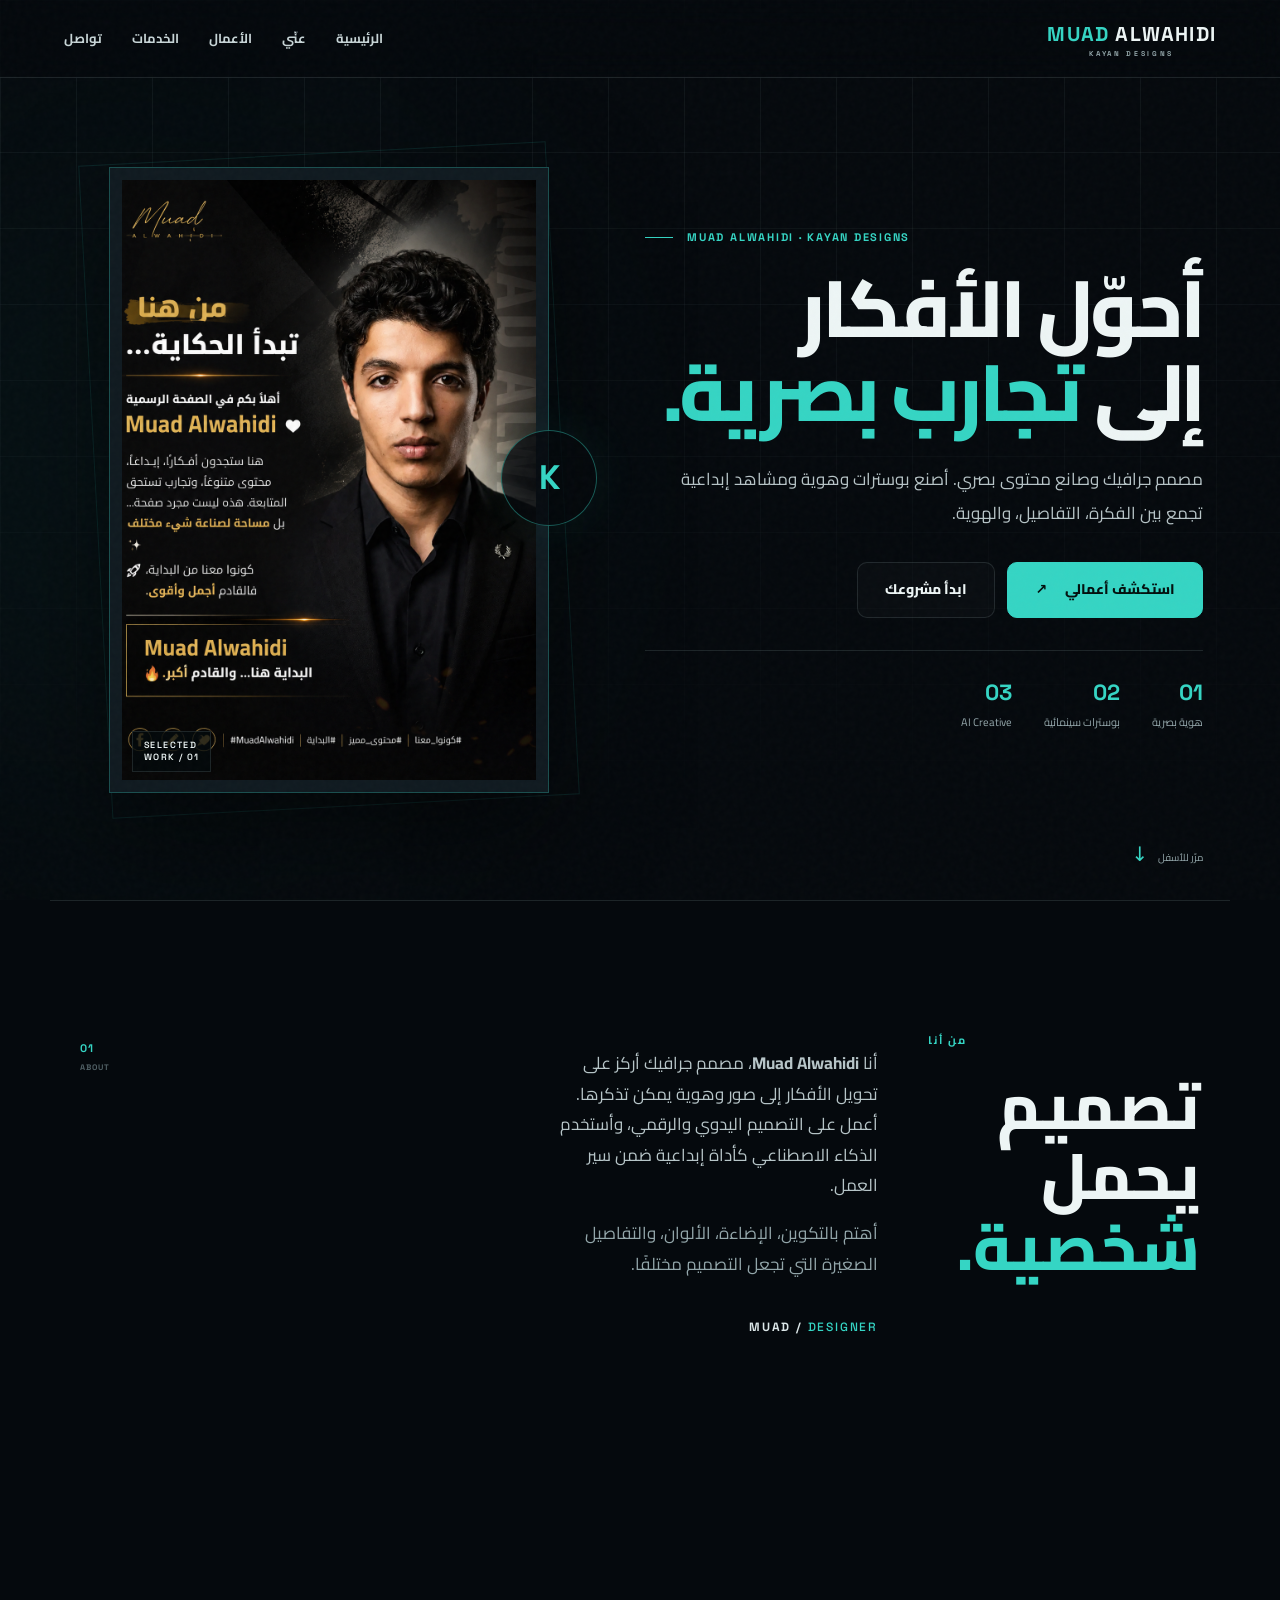
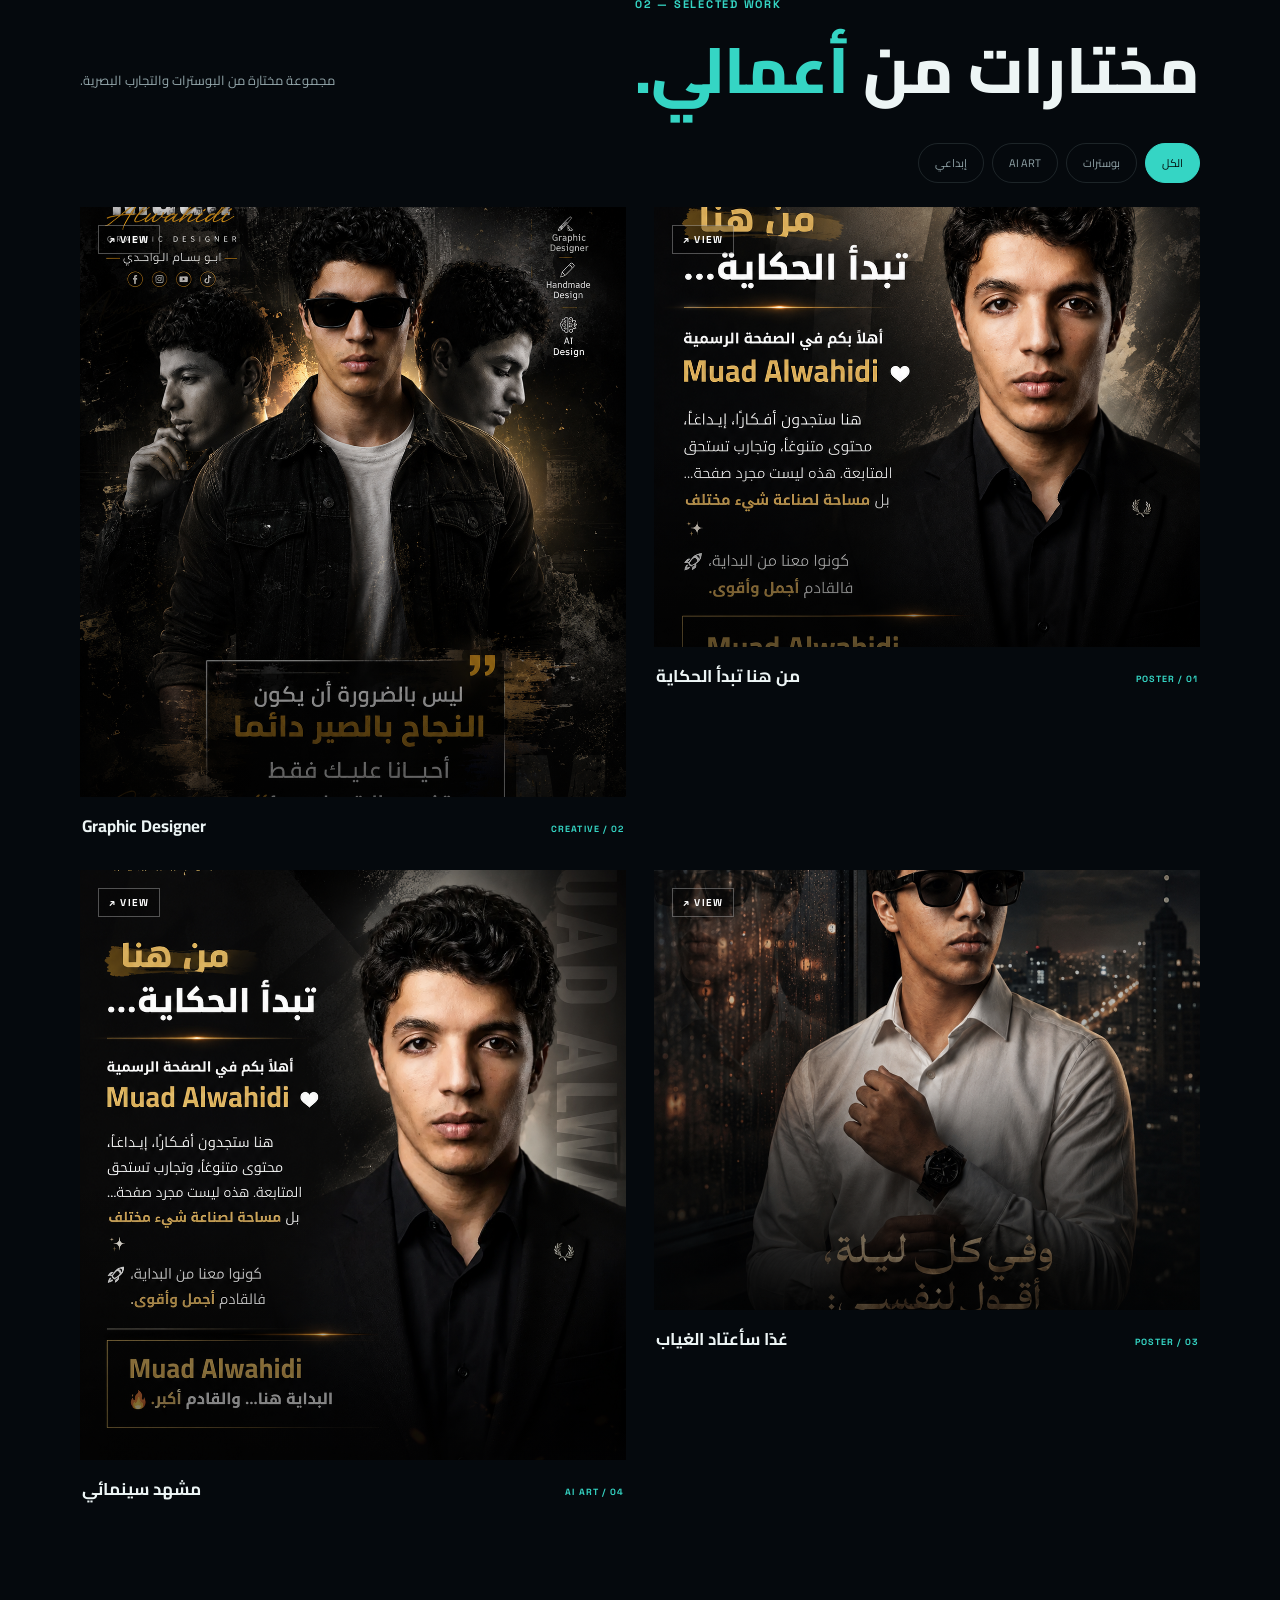
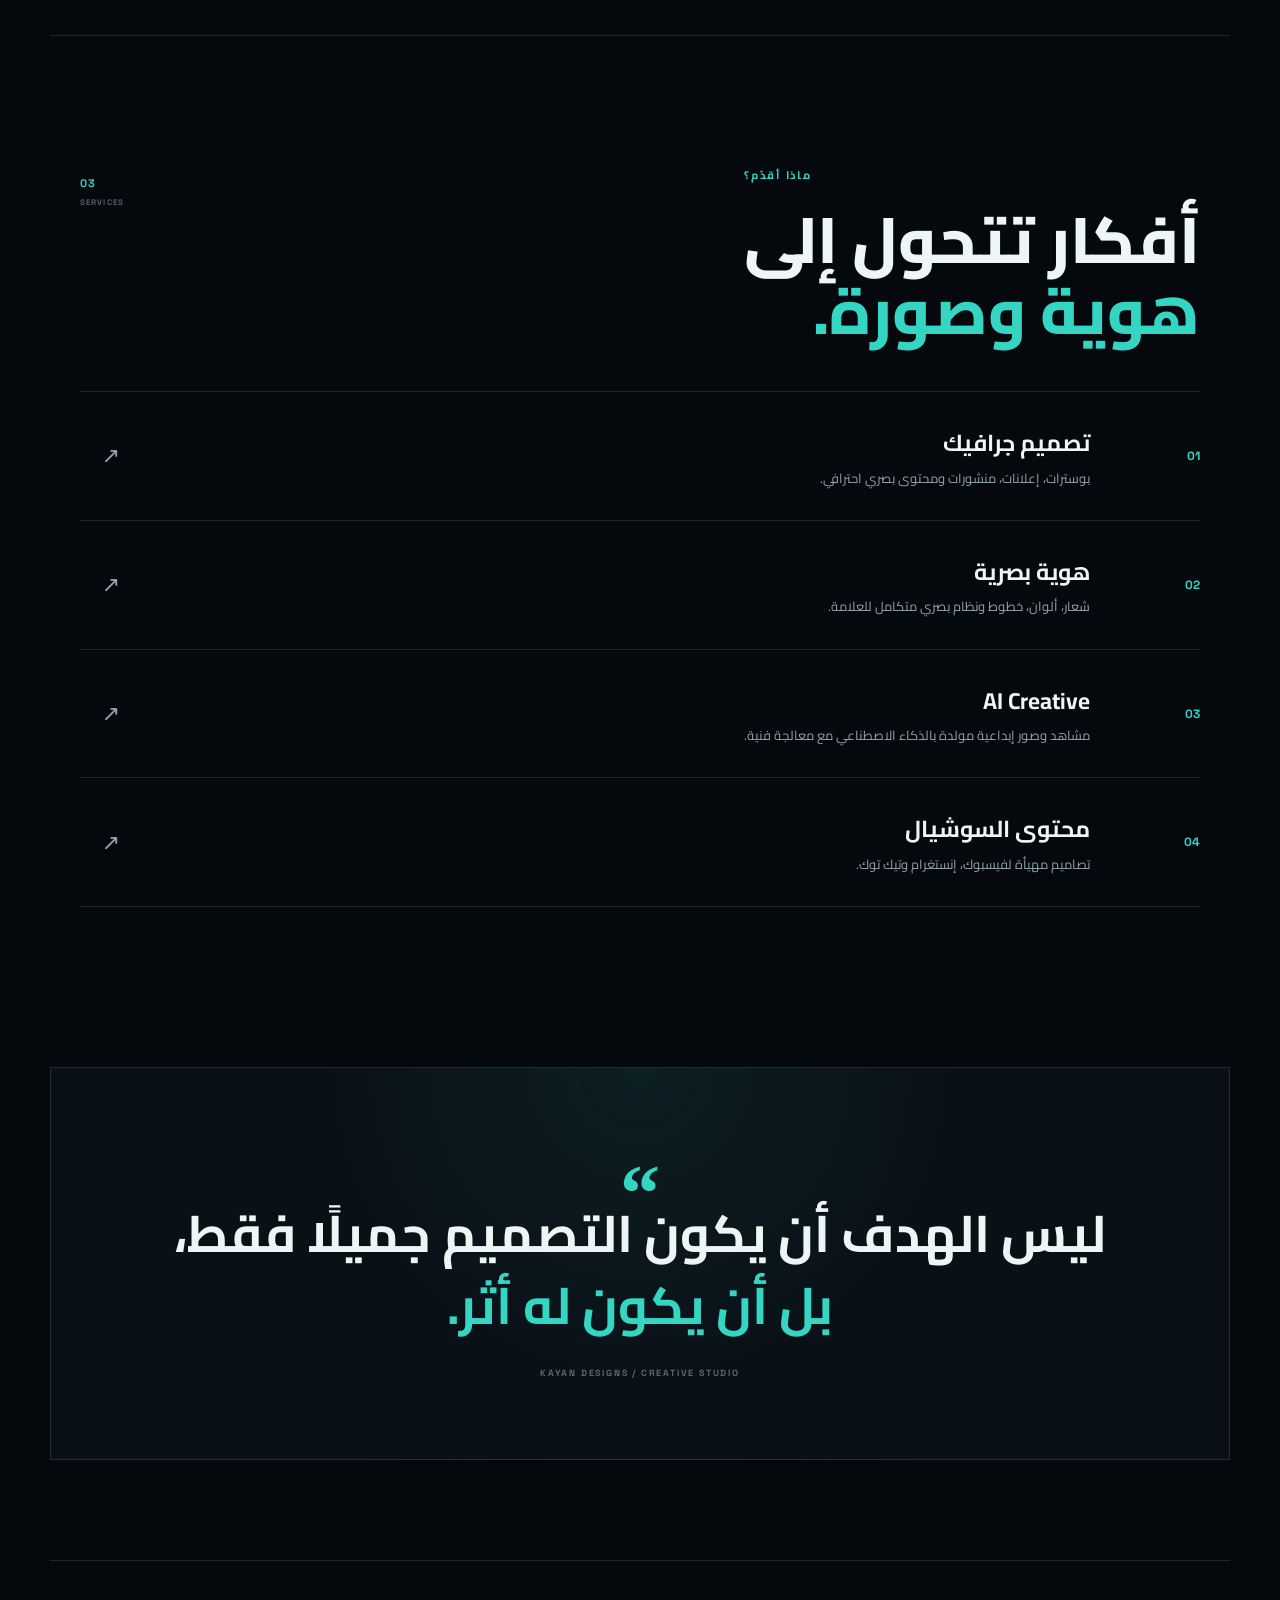
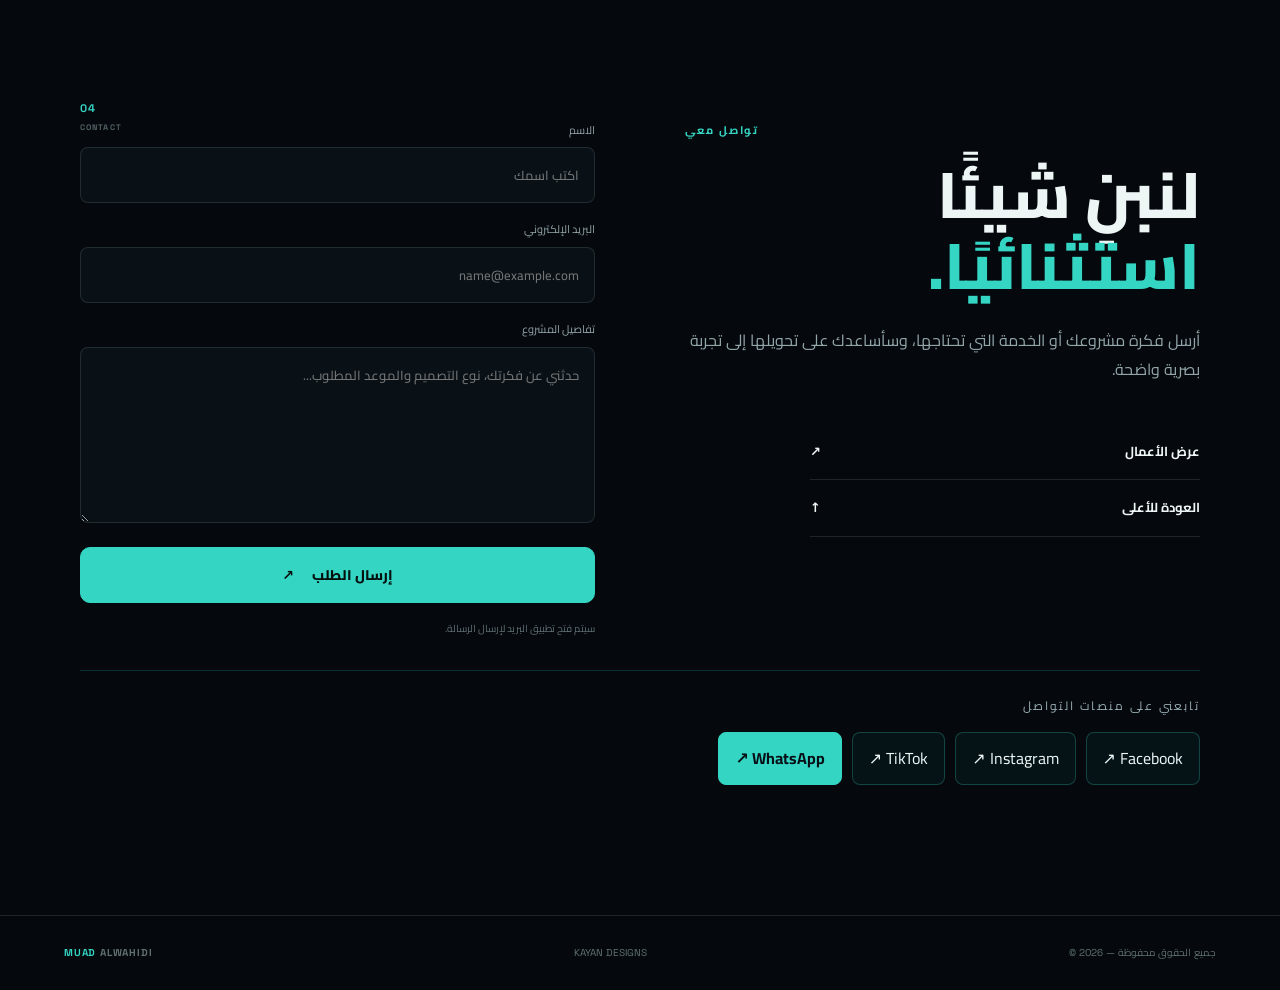
<file: index.html>
<!doctype html>
<html lang="ar" dir="rtl">
<head>
  <meta charset="utf-8">
  <meta name="viewport" content="width=device-width, initial-scale=1">
  <meta name="theme-color" content="#071016">
  <meta name="description" content="Muad Alwahidi — KAYAN DESIGNS. مصمم جرافيك وصانع محتوى بصري، متخصص في البوسترات والهوية والتصميم الإبداعي بالذكاء الاصطناعي.">
  <meta property="og:title" content="Muad Alwahidi — KAYAN DESIGNS">
  <meta property="og:description" content="مصمم جرافيك وصانع محتوى بصري — أعمال، خدمات وتواصل.">
  <title>Muad Alwahidi — KAYAN DESIGNS</title>
  <link rel="preconnect" href="https://fonts.googleapis.com">
  <link rel="preconnect" href="https://fonts.gstatic.com" crossorigin>
  <link href="https://fonts.googleapis.com/css2?family=Cairo:wght@400;500;600;700;800;900&family=Space+Grotesk:wght@400;500;600;700&display=swap" rel="stylesheet">
  <link rel="stylesheet" href="style.css">
</head>
<body>
  <div class="noise"></div>
  <header class="nav" id="top">
    <a class="brand" href="#home" aria-label="Muad Alwahidi home"><span>MUAD</span> ALWAHIDI<small>KAYAN DESIGNS</small></a>
    <button class="menu" aria-label="فتح القائمة" aria-expanded="false">☰</button>
    <nav id="navLinks">
      <a href="#home">الرئيسية</a><a href="#about">عنّي</a><a href="#work">الأعمال</a><a href="#services">الخدمات</a><a href="#contact">تواصل</a>
    </nav>
  </header>

  <main>
    <section id="home" class="hero">
      <div class="hero-grid"></div><div class="hero-glow"></div>
      <div class="hero-copy reveal">
        <p class="eyebrow"><i></i> MUAD ALWAHIDI · KAYAN DESIGNS</p>
        <h1>أحوّل الأفكار<br>إلى <em>تجارب بصرية.</em></h1>
        <p class="lead">مصمم جرافيك وصانع محتوى بصري. أصنع بوسترات وهوية ومشاهد إبداعية تجمع بين الفكرة، التفاصيل، والهوية.</p>
        <div class="actions"><a class="btn primary" href="#work">استكشف أعمالي <b>↗</b></a><a class="btn ghost" href="#contact">ابدأ مشروعك</a></div>
        <div class="stats"><div><strong>01</strong><span>هوية بصرية</span></div><div><strong>02</strong><span>بوسترات سينمائية</span></div><div><strong>03</strong><span>AI Creative</span></div></div>
      </div>
      <div class="hero-art reveal"><div class="art-frame"><img src="hero-poster.png" alt="عمل فني من KAYAN DESIGNS"><span class="art-label">SELECTED<br>WORK / 01</span></div><div class="orbit">K</div></div>
      <a class="scroll" href="#about">مرّر للأسفل <span>↓</span></a>
    </section>

    <section id="about" class="section about">
      <div class="section-index reveal">01 <span>ABOUT</span></div>
      <div class="about-intro reveal"><p class="eyebrow">من أنا</p><h2>تصميم يحمل<br><em>شخصية.</em></h2></div>
      <div class="about-text reveal"><p>أنا <b>Muad Alwahidi</b>، مصمم جرافيك أركز على تحويل الأفكار إلى صور وهوية يمكن تذكرها. أعمل على التصميم اليدوي والرقمي، وأستخدم الذكاء الاصطناعي كأداة إبداعية ضمن سير العمل.</p><p class="muted">أهتم بالتكوين، الإضاءة، الألوان، والتفاصيل الصغيرة التي تجعل التصميم مختلفًا.</p><div class="signature">MUAD / <span>DESIGNER</span></div></div>
    </section>

    <section id="work" class="section work">
      <div class="section-top reveal"><div><p class="eyebrow">02 — SELECTED WORK</p><h2>مختارات من <em>أعمالي.</em></h2></div><p class="section-note">مجموعة مختارة من البوسترات والتجارب البصرية.</p></div>
      <div class="filters reveal"><button class="filter active" data-filter="all">الكل</button><button class="filter" data-filter="poster">بوسترات</button><button class="filter" data-filter="ai">AI ART</button><button class="filter" data-filter="creative">إبداعي</button></div>
      <div class="gallery" id="gallery">
        <article class="work-card reveal" data-category="poster" data-title="بوستر ترحيبي فاخر"><button class="work-image" data-full="welcome-poster.png" aria-label="فتح العمل"><img src="welcome-poster.png" alt="بوستر ترحيبي فاخر لمعاذ الوحيدي" loading="lazy"><span>VIEW ↗</span></button><div class="work-meta"><small>POSTER / 01</small><h3>من هنا تبدأ الحكاية</h3></div></article>
        <article class="work-card tall reveal" data-category="creative" data-title="هوية المصمم"><button class="work-image" data-full="designer-poster.png" aria-label="فتح العمل"><img src="designer-poster.png" alt="ملصق مصمم جرافيك" loading="lazy"><span>VIEW ↗</span></button><div class="work-meta"><small>CREATIVE / 02</small><h3>Graphic Designer</h3></div></article>
        <article class="work-card reveal" data-category="poster" data-title="ليلة الغياب"><button class="work-image" data-full="night-poster.png" aria-label="فتح العمل"><img src="night-poster.png" alt="بوستر ليلة الغياب" loading="lazy"><span>VIEW ↗</span></button><div class="work-meta"><small>POSTER / 03</small><h3>غدًا سأعتاد الغياب</h3></div></article>
        <article class="work-card tall reveal" data-category="ai" data-title="مشهد بصري"><button class="work-image" data-full="hero-poster.png" aria-label="فتح العمل"><img src="hero-poster.png" alt="عمل بصري سينمائي" loading="lazy"><span>VIEW ↗</span></button><div class="work-meta"><small>AI ART / 04</small><h3>مشهد سينمائي</h3></div></article>
      </div>
    </section>

    <section id="services" class="section services">
      <div class="section-index reveal">03 <span>SERVICES</span></div><div class="section-top reveal"><div><p class="eyebrow">ماذا أقدّم؟</p><h2>أفكار تتحول إلى<br><em>هوية وصورة.</em></h2></div></div>
      <div class="service-list">
        <div class="service reveal"><b>01</b><div><h3>تصميم جرافيك</h3><p>بوسترات، إعلانات، منشورات ومحتوى بصري احترافي.</p></div><span>↗</span></div>
        <div class="service reveal"><b>02</b><div><h3>هوية بصرية</h3><p>شعار، ألوان، خطوط ونظام بصري متكامل للعلامة.</p></div><span>↗</span></div>
        <div class="service reveal"><b>03</b><div><h3>AI Creative</h3><p>مشاهد وصور إبداعية مولدة بالذكاء الاصطناعي مع معالجة فنية.</p></div><span>↗</span></div>
        <div class="service reveal"><b>04</b><div><h3>محتوى السوشيال</h3><p>تصاميم مهيأة لفيسبوك، إنستغرام وتيك توك.</p></div><span>↗</span></div>
      </div>
    </section>

    <section class="statement reveal"><div class="quote-mark">“</div><p>ليس الهدف أن يكون التصميم جميلًا فقط،<br><em>بل أن يكون له أثر.</em></p><small>KAYAN DESIGNS / CREATIVE STUDIO</small></section>

    <section id="contact" class="section contact">
      <div class="section-index reveal">04 <span>CONTACT</span></div><div class="contact-grid">
        <div class="reveal"><p class="eyebrow">تواصل معي</p><h2>لنبنِ شيئًا<br><em>استثنائيًا.</em></h2><p class="muted">أرسل فكرة مشروعك أو الخدمة التي تحتاجها، وسأساعدك على تحويلها إلى تجربة بصرية واضحة.</p><div class="contact-links"><a href="#work">عرض الأعمال <span>↗</span></a><a href="#top">العودة للأعلى <span>↑</span></a></div></div>
        <form id="contactForm" class="reveal">
          <label>الاسم<input required name="name" autocomplete="name" placeholder="اكتب اسمك"></label>
          <label>البريد الإلكتروني<input required type="email" name="email" autocomplete="email" placeholder="name@example.com"></label>
          <label>تفاصيل المشروع<textarea required name="message" rows="6" placeholder="حدثني عن فكرتك، نوع التصميم والموعد المطلوب..."></textarea></label>
          <button class="btn primary" type="submit">إرسال الطلب <b>↗</b></button><p class="form-note">سيتم فتح تطبيق البريد لإرسال الرسالة.</p>
        </form>
      </div>
                <div style="margin-top:32px;padding-top:24px;border-top:1px solid rgba(53,213,196,.18);">
          <p style="font-size:12px;letter-spacing:2px;color:#9ab0b6;margin:0 0 16px;">
            تابعني على منصات التواصل
          </p>

          <div style="display:flex;flex-wrap:wrap;gap:10px;">

            <a href="https://www.facebook.com/share/1NwpVerQpg/"
               target="_blank"
               rel="noopener noreferrer"
               style="text-decoration:none;color:#eef7f7;border:1px solid rgba(53,213,196,.25);padding:11px 16px;border-radius:8px;background:rgba(53,213,196,.05);">
              Facebook ↗
            </a>

            <a href="https://www.instagram.com/muad_alwahidi"
               target="_blank"
               rel="noopener noreferrer"
               style="text-decoration:none;color:#eef7f7;border:1px solid rgba(53,213,196,.25);padding:11px 16px;border-radius:8px;background:rgba(53,213,196,.05);">
              Instagram ↗
            </a>

            <a href="https://www.tiktok.com/@muad_alwahidi"
               target="_blank"
               rel="noopener noreferrer"
               style="text-decoration:none;color:#eef7f7;border:1px solid rgba(53,213,196,.25);padding:11px 16px;border-radius:8px;background:rgba(53,213,196,.05);">
              TikTok ↗
            </a>

            <a href="https://wa.me/967780167553?text=مرحباً%20معاذ،%20أريد%20الاستفسار%20عن%20خدمات%20التصميم"
               target="_blank"
               rel="noopener noreferrer"
               style="text-decoration:none;color:#071016;border:1px solid #35d5c4;padding:11px 16px;border-radius:8px;background:#35d5c4;font-weight:700;">
              WhatsApp ↗
            </a>

          </div>
            </div> 
  </main>
  </
    </section>
  
  </main>

  <footer><div class="footer-brand"><span>MUAD</span> ALWAHIDI</div><div>KAYAN DESIGNS</div><div>© <span id="year"></span> — جميع الحقوق محفوظة</div></footer>
  <div class="lightbox" id="lightbox" aria-hidden="true"><button class="close" aria-label="إغلاق">×</button><img id="lightboxImg" alt=""><div id="lightboxTitle"></div></div>
  <script src="script.js"></script>
</body>
</html>
</file>
<file: style.css>
:root{--bg:#05090d;--panel:#0a1117;--panel2:#0e171e;--line:rgba(191,220,224,.13);--text:#edf5f5;--muted:#93a6aa;--accent:#35d5c4;--accent2:#1fa99d;--max:1180px}*{box-sizing:border-box}html{scroll-behavior:smooth}body{margin:0;background:var(--bg);color:var(--text);font-family:Cairo,system-ui,sans-serif;line-height:1.8;overflow-x:hidden}.noise{position:fixed;inset:0;pointer-events:none;opacity:.035;z-index:20;background-image:url("data:image/svg+xml,%3Csvg viewBox='0 0 180 180' xmlns='http://www.w3.org/2000/svg'%3E%3Cfilter id='n'%3E%3CfeTurbulence type='fractalNoise' baseFrequency='.9' numOctaves='3' stitchTiles='stitch'/%3E%3C/filter%3E%3Crect width='100%25' height='100%25' filter='url(%23n)' opacity='.7'/%3E%3C/svg%3E")}.nav{height:78px;position:fixed;top:0;left:0;right:0;z-index:15;display:flex;align-items:center;justify-content:space-between;padding:0 5vw;background:rgba(5,9,13,.76);backdrop-filter:blur(16px);border-bottom:1px solid var(--line)}.brand{font-family:"Space Grotesk",sans-serif;direction:ltr;text-decoration:none;color:var(--text);font-weight:700;letter-spacing:.06em;font-size:20px;position:relative}.brand span,.footer-brand span{color:var(--accent)}.brand small{display:block;color:var(--muted);font-size:7px;letter-spacing:.38em;text-align:center;margin-top:-4px}nav{display:flex;gap:30px}nav a{color:#c8d5d7;text-decoration:none;font-size:13px;font-weight:700;transition:.25s}nav a:hover{color:var(--accent)}.menu{display:none;background:none;border:0;color:var(--text);font-size:28px}.hero{min-height:100vh;position:relative;display:grid;grid-template-columns:1.05fr .95fr;align-items:center;gap:5vw;max-width:1400px;margin:auto;padding:130px 6vw 70px;overflow:hidden}.hero-grid{position:absolute;inset:0;background-image:linear-gradient(var(--line) 1px,transparent 1px),linear-gradient(90deg,var(--line) 1px,transparent 1px);background-size:76px 76px;mask-image:linear-gradient(to bottom,black,transparent 95%);opacity:.5}.hero-glow{position:absolute;width:600px;height:600px;border-radius:50%;background:var(--accent);filter:blur(170px);opacity:.06;left:-160px;top:18%}.hero-copy,.hero-art{position:relative;z-index:2}.eyebrow{font-family:"Space Grotesk",Cairo,sans-serif;direction:ltr;color:var(--accent);font-size:11px;font-weight:700;letter-spacing:.16em;margin:0 0 20px}.eyebrow i{display:inline-block;width:28px;height:1px;background:var(--accent);vertical-align:middle;margin-right:9px}.hero h1{font-size:clamp(48px,6.2vw,90px);line-height:1.05;letter-spacing:-.04em;margin:0 0 28px;font-weight:800}.hero h1 em,.section h2 em,.statement em{font-style:normal;color:var(--accent)}.lead{font-size:17px;color:#b7c4c7;max-width:620px;line-height:2}.actions{display:flex;gap:12px;margin:32px 0}.btn{display:inline-flex;align-items:center;justify-content:center;gap:18px;min-height:56px;padding:0 27px;border-radius:10px;text-decoration:none;border:1px solid var(--line);font-family:inherit;font-weight:800;font-size:14px;cursor:pointer}.btn.primary{background:var(--accent);color:#03100e;border-color:var(--accent)}.btn.primary:hover{background:#5be3d5}.btn.ghost{color:var(--text);background:rgba(255,255,255,.02)}.btn.ghost:hover{border-color:var(--accent);color:var(--accent)}.stats{display:flex;gap:32px;border-top:1px solid var(--line);padding-top:22px;max-width:620px}.stats div{display:flex;flex-direction:column}.stats strong{font-family:"Space Grotesk";font-size:22px;color:var(--accent)}.stats span{font-size:11px;color:var(--muted)}.hero-art{justify-self:center;width:min(440px,100%);transform:rotate(2deg)}.art-frame{padding:12px;background:#101a20;border:1px solid rgba(53,213,196,.28);box-shadow:0 35px 100px rgba(0,0,0,.55);position:relative}.art-frame:before{content:"";position:absolute;inset:-15px;border:1px solid rgba(53,213,196,.12);transform:rotate(-3deg);z-index:-1}.art-frame img{display:block;width:100%;height:600px;object-fit:cover;object-position:center}.art-label{position:absolute;left:22px;bottom:20px;background:rgba(3,9,12,.8);border:1px solid var(--line);padding:7px 11px;font:600 9px/1.4 "Space Grotesk";letter-spacing:.15em;direction:ltr}.orbit{position:absolute;right:-48px;top:42%;width:96px;height:96px;border:1px solid rgba(53,213,196,.4);border-radius:50%;display:grid;place-items:center;font:700 34px "Space Grotesk";color:var(--accent);background:rgba(5,9,13,.75);box-shadow:0 0 50px rgba(53,213,196,.08)}.scroll{position:absolute;bottom:28px;right:6vw;color:var(--muted);font-size:10px;text-decoration:none}.scroll span{color:var(--accent);font-size:20px;margin-right:8px}.section{max-width:var(--max);margin:auto;padding:130px 30px;position:relative}.section-index{position:absolute;left:30px;top:140px;font:700 11px "Space Grotesk";color:var(--accent);direction:ltr;letter-spacing:.1em}.section-index span{display:block;color:#526267;margin-top:7px;font-size:8px}.about{display:grid;grid-template-columns:.8fr 1fr 1.2fr;gap:50px;border-top:1px solid var(--line)}.about-intro h2,.section h2{font-size:clamp(38px,5vw,64px);line-height:1.1;margin:0;font-weight:800}.about-text{font-size:17px;color:#b7c5c8}.muted{color:var(--muted)}.signature{margin-top:40px;font:700 12px "Space Grotesk";letter-spacing:.15em;color:#dce7e8}.signature span{color:var(--accent);font-weight:500}.section-top{display:flex;justify-content:space-between;align-items:end;gap:30px}.section-note{color:var(--muted);max-width:280px;font-size:13px}.filters{display:flex;gap:8px;margin:38px 0 24px;direction:rtl}.filter{font-family:inherit;background:transparent;border:1px solid var(--line);color:var(--muted);padding:9px 16px;border-radius:999px;cursor:pointer;font-size:11px}.filter.active,.filter:hover{background:var(--accent);color:#03100e;border-color:var(--accent)}.gallery{display:grid;grid-template-columns:repeat(2,1fr);gap:28px}.work-card{min-width:0}.work-image{width:100%;border:0;padding:0;background:#0a1117;display:block;position:relative;overflow:hidden;cursor:pointer}.work-image img{display:block;width:100%;height:440px;object-fit:cover;transition:transform .7s cubic-bezier(.2,.7,.2,1);filter:saturate(.9)}.work-card.tall .work-image img{height:590px}.work-image:after{content:"";position:absolute;inset:0;background:linear-gradient(180deg,transparent 50%,rgba(0,0,0,.72));opacity:.8}.work-image span{position:absolute;left:18px;top:18px;z-index:2;font:700 10px "Space Grotesk";letter-spacing:.12em;color:white;border:1px solid rgba(255,255,255,.3);padding:7px 10px;background:rgba(0,0,0,.28)}.work-image:hover img{transform:scale(1.045)}.work-meta{padding:14px 2px 0;display:flex;justify-content:space-between;align-items:baseline;gap:20px}.work-meta small{font:700 9px "Space Grotesk";color:var(--accent);letter-spacing:.13em;direction:ltr}.work-meta h3{margin:0;font-size:17px}.services{border-top:1px solid var(--line)}.service-list{margin-top:45px;border-top:1px solid var(--line)}.service{display:grid;grid-template-columns:80px 1fr 40px;align-items:center;gap:30px;padding:30px 0;border-bottom:1px solid var(--line);transition:.3s}.service>b{font:700 12px "Space Grotesk";color:var(--accent)}.service h3{margin:0 0 3px;font-size:23px}.service p{margin:0;color:var(--muted);font-size:13px}.service>span{font-size:22px;color:var(--muted);transition:.3s}.service:hover{padding-right:12px;padding-left:12px;background:rgba(53,213,196,.025)}.service:hover>span{color:var(--accent);transform:translate(-5px,-5px)}.statement{max-width:var(--max);margin:30px auto 100px;padding:80px 30px;border:1px solid var(--line);background:radial-gradient(circle at 50% 0,rgba(53,213,196,.07),transparent 45%),#091117;text-align:center;position:relative}.statement p{font-size:clamp(28px,4vw,52px);font-weight:700;line-height:1.4;margin:0}.quote-mark{font:700 80px Georgia;color:var(--accent);height:50px}.statement small{display:block;margin-top:25px;color:#596a6e;font:700 9px "Space Grotesk";letter-spacing:.2em;direction:ltr}.contact{border-top:1px solid var(--line)}.contact-grid{display:grid;grid-template-columns:1fr 1fr;gap:90px;margin-top:30px}.contact h2{margin-bottom:25px}.contact-links{margin-top:40px;display:flex;flex-direction:column;max-width:390px}.contact-links a{display:flex;justify-content:space-between;padding:16px 0;border-bottom:1px solid var(--line);color:var(--text);text-decoration:none;font-weight:700;font-size:13px}.contact-links a:hover{color:var(--accent)}form{display:flex;flex-direction:column;gap:17px}label{font-size:11px;color:var(--muted)}input,textarea{width:100%;margin-top:7px;background:#091117;border:1px solid var(--line);border-radius:8px;padding:15px;color:var(--text);font:500 13px Cairo;outline:none}input:focus,textarea:focus{border-color:rgba(53,213,196,.6);box-shadow:0 0 0 3px rgba(53,213,196,.05)}textarea{resize:vertical}.form-note{font-size:10px;color:#5f7175;margin:0}footer{border-top:1px solid var(--line);padding:28px 5vw;display:flex;justify-content:space-between;gap:20px;color:#607174;font-size:10px;font-family:"Space Grotesk",Cairo;direction:ltr}.footer-brand{font-weight:700;letter-spacing:.08em}.lightbox{position:fixed;inset:0;background:rgba(1,5,7,.94);z-index:50;display:none;align-items:center;justify-content:center;padding:40px}.lightbox.open{display:flex}.lightbox img{max-width:min(900px,92vw);max-height:86vh;object-fit:contain;box-shadow:0 30px 100px #000}.lightbox .close{position:absolute;top:20px;right:25px;border:0;background:none;color:#fff;font-size:42px;cursor:pointer}.lightbox div:last-child{position:absolute;bottom:20px;color:#cbd7d8;font-size:12px}.reveal{opacity:0;transform:translateY(22px);transition:opacity .75s ease,transform .75s ease}.reveal.visible{opacity:1;transform:none}.hidden{display:none!important}@media(max-width:850px){.nav{height:68px}.menu{display:block;order:2}nav{display:none;position:absolute;top:68px;left:14px;right:14px;padding:12px;background:#081016;border:1px solid var(--line);flex-direction:column;gap:0;border-radius:12px;box-shadow:0 20px 60px #000}nav.open{display:flex}nav a{padding:12px 14px;border-bottom:1px solid var(--line)}.hero{grid-template-columns:1fr;padding:110px 22px 80px;gap:40px}.hero-copy{order:1}.hero-art{order:2;width:min(390px,88vw)}.art-frame img{height:520px}.orbit{right:-25px}.stats{gap:18px}.section{padding:90px 22px}.section-index{position:static;margin-bottom:35px}.about,.contact-grid{grid-template-columns:1fr;gap:35px}.section-top{display:block}.section-note{margin-top:20px}.gallery{grid-template-columns:1fr;gap:35px}.work-card.tall .work-image img,.work-image img{height:500px}.statement{margin:10px 22px 70px;padding:55px 20px}footer{flex-direction:column;align-items:center;text-align:center}.scroll{display:none}}
</file>
